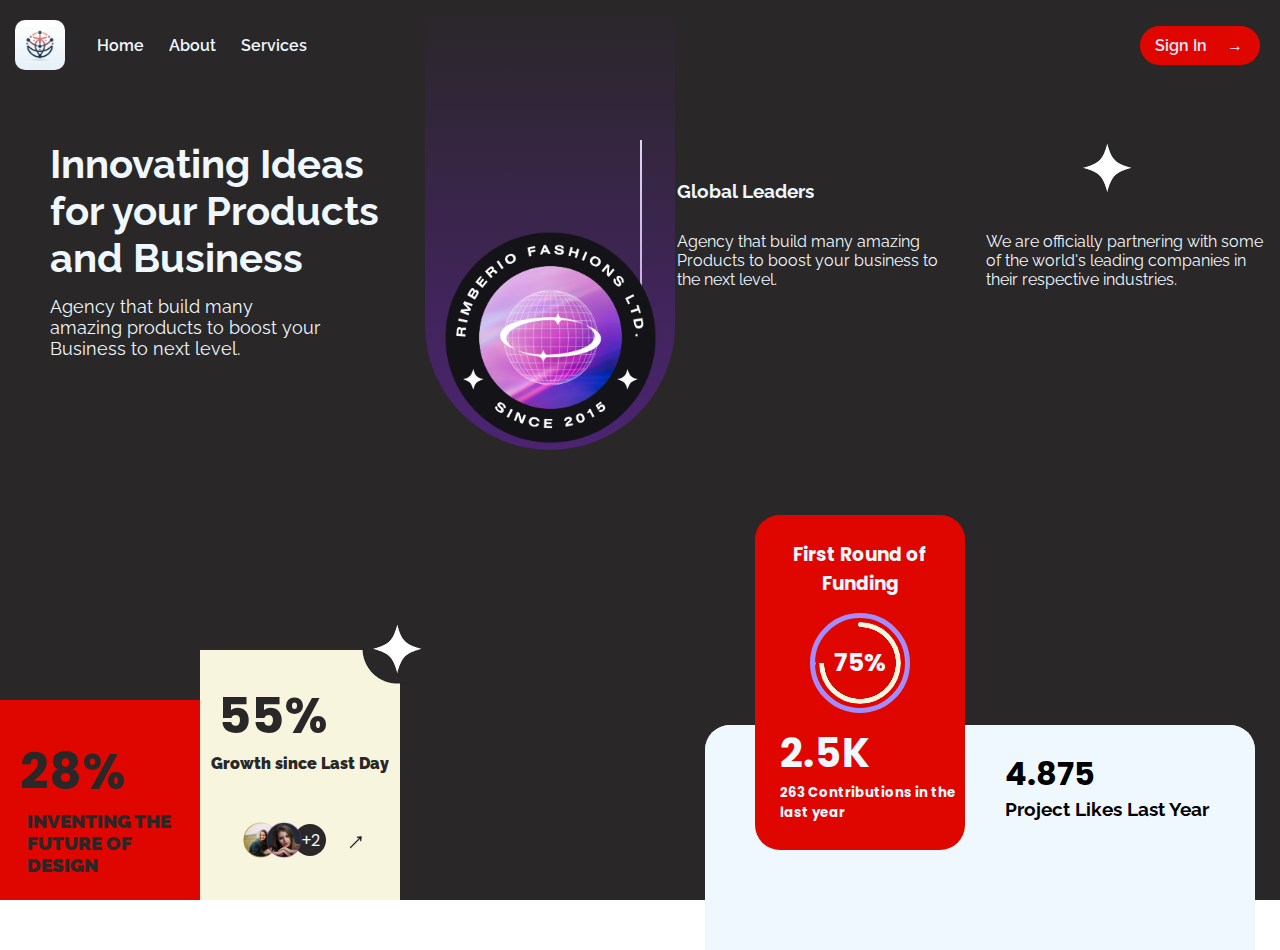
<file: Index.html>
<!DOCTYPE html>
<html lang="en">
  <head>
    <meta charset="UTF-8" />
    <meta name="viewport" content="width=device-width, initial-scale=1.0" />
    <title>OctaNet</title>
    <style>
      @import url("https://fonts.googleapis.com/css2?family=Raleway:wght@300&display=swap");
    </style>
    <style>
      @import url("https://fonts.googleapis.com/css2?family=Poppins:wght@200&display=swap");
    </style>
    <link rel="stylesheet" href="Style.css">
    <style>
      * {
        margin: 0;
        padding: 0;
        box-sizing: border-box;
        font-family: "Raleway", sans-serif;
        overflow: hidden;
      }
      .main-content {
        background-color: rgb(41, 39, 39);
        background-repeat: no-repeat;
        height: 100vh;
        width: 100vw;
      }
      .navbar {
        display: flex;
        margin-top: 20px;
        margin-left: 10px;
        margin-right: 20px;
      }
      .image {
        width: 100px;
        height: 50px;
      }
      .logoImg {
        height: 50px;
        border-radius: 10px;
        margin-left: 5px;
      }
      .navigator {
        height: 50px;
        display: flex;
        justify-content: flex-start;
        align-items: center;
        width: 500px;
      }
      .navigator a {
        text-decoration: none;
        color: aliceblue;
        margin-left: 25px;
        font-weight: 600;
      }
      .navigator a:hover {
        color: #e00600;
      }
      .login {
        width: 111vw;
        height: 50px;
        display: flex;
        justify-content: flex-end;
        align-items: center;
      }
      .login a {
        text-decoration: none;
        color: #eae6fe;
        padding: 10px 15px 10px 15px;
        background-color: #e00600;
        border-radius: 20px;
        width: 120px;
        font-weight: 600;
      }
      .txt-main {
        color: aliceblue;
        width: 50vw;
      }
      .info {
        width: 50vw;
        color: aliceblue;
        margin-top: 30px;
        border-left: 2px solid aliceblue;
        height: 25vh;
      }
      .infohead{
        display: flex;
      }
      .info img{
        width: 75px;
        height: 75px;
        animation-name: example;
        animation-duration: 7500s;
        animation-iteration-count: infinite;
        transition: linear;
        margin-left: 20vw;
        margin-top: -10px;
      }
      .txt-main h1 {
        text-align: left;
        margin-top: 30px;
        width: 350px;
        margin-left: 50px;
        font-size: 40px;
      }
      .txt-main p {
        width: 275px;
        text-align: left;
        margin-top: 15px;
        font-size: large;
        margin-left: 50px;
      }
      .halfcard {
        margin-top: 2.5rem;
        display: flex;
        width: 100vw;
        height: 40vh;
      }
      .info h3 {
        margin-left: 35px;
        margin-top: 40px;
        margin-bottom: 30px;
      }
      .infocontent {
        display: flex;
      }
      .para1 {
        margin-left: 35px;
        width: 45vh;
      }
      .para2 {
        margin-left: 25px;
        margin-right: 10px;
        width: 45vh;
      }
      .card1 {
        height: 250px;
        width: 200px;
        position: absolute;
        bottom: 0;
        left: 200px;
        background-color: #f7f5dd;
        display: flex;
        justify-content: center;
        align-items: center;
        flex-direction: column;
      }
      .card1 h1 {
        color: rgb(41, 39, 39);
        font-size: 50px;
        margin-left: -55px;
        margin-top: 0px;
        font-family: "Poppins", sans-serif;
      }
      .card1 p {
        color: rgb(41, 39, 39);
        font-weight: 900;
        margin-bottom: -60px;
      }
      .img1 {
        position: relative;
        left: 27px;
      }
      .img2 {
        z-index: 2;
      }
      .im {
        background-color: #f7f5dd;
        display: flex;
        width: 150px;
        height: 55px;
        justify-content: center;
        align-items: center;
        z-index: 2;
      }
      .circle {
        height: 32px;
        display: flex;
        font-family: "Poppins", sans-serif;
        justify-content: center;
        align-items: center;
        width: 32px;
        position: relative;
        left: -15px;
        z-index: 1;
        border-radius: 50%;
        color: aliceblue;
        background-color: rgb(41, 39, 39);
      }
      .card1 img {
        height: 50px;
        background-color: transparent;
      }
      .card1 .tiltarrow {
        width: 30px;
        display: flex;
        justify-content: center;
        align-items: center;
        transform: rotate(45deg);
        font-size: 30px;
        margin-right: 20px;
        margin-top: 10px;
        position: relative;
        left: -15px;
        z-index: 1;
      }
      .imgs {
        display: flex;
        flex-direction: row-reverse;
        margin-top: 100px;
      }
      .card2 {
        height: 200px;
        position: absolute;
        display: flex;
        justify-content: center;
        align-items: center;
        flex-direction: column;
        bottom: 0;
        left: 0;
        width: 200px;
        background-color: #e00600;
      }
      .card2 h1 {
        color: rgb(41, 39, 39);
        font-size: 50px;
        margin-left: -55px;
        margin-top: -50px;
        font-family: "Poppins", sans-serif;
      }
      .card2 h3 {
        color: rgb(41, 39, 39);
        font-weight: 900;
        margin-bottom: -60px;
        margin-left: 27px;
      }
      .pie {
        --w: 100px;
        height: 100px;
        border: 5px solid #a38dfc;
        background-color: #e00600;
        width: var(--w);
        aspect-ratio: 1;
        position: relative;
        display: inline-grid;
        place-content: center;
        margin-left: 55px;
        border-radius: 50px;
        margin-top: 15px;
        font-size: 25px;
        margin-bottom: 10px;
        font-weight: bold;
        font-family: sans-serif;
        font-family: "Poppins", sans-serif;
      }
      .pie:before {
        content: "";
        position: absolute;
        border-radius: 50%;
        inset: 0;
        margin: 4px;
        background: conic-gradient(var(--c) calc(var(--p) * 1%), #0000 0);
        -webkit-mask: radial-gradient(
          farthest-side,
          #0000 calc(99% - var(--b)),
          #000 calc(100% - var(--b))
        );
        mask: radial-gradient(
          farthest-side,
          #0000 calc(99% - var(--b)),
          #000 calc(100% - var(--b))
        );
        background: radial-gradient(farthest-side, var(--c) 98%, #0000)
            top/var(--b) var(--b) no-repeat,
          conic-gradient(var(--c) calc(var(--p) * 1%), #0000 0);
      }
      .pie:after {
        content: "";
        position: absolute;
        border-radius: 50%;
        inset: calc(50% - var(--b) / 2);
        background: var(--c);
        transform: rotate(calc(var(--p) * 3.6deg))
          translateY(calc(50% - var(--w) / 2));
      }
      .leftcard {
        position: absolute;
        height: 335px;
        width: 210px;
        bottom: 50px;
        right: 315px;
        border-radius: 25px;
        background-color: #e00600;
        z-index: 2;
      }
      .card {
        background-color: #e00600;
        color: aliceblue;
      }
      .card h3 {
        background-color: #e00600;
        margin-top: 25px;
        width: 150px;
        margin-left: 30px;
        text-align: center;
        font-family: "Poppins", sans-serif;
      }
      .card p {
        height: 100px;
        width: 100px;
        font-family: "Poppins", sans-serif;
        border: 5px solid #a38dfc;
        background-color: #e00600;
        margin-left: 55px;
        border-radius: 50px;
        margin-top: 15px;
        display: flex;
        justify-content: center;
        align-items: center;
        margin-bottom: 10px;
      }
      .card h1 {
        background-color: #e00600;
        margin-left: 25px;
        font-size: 40px;
        font-family: "Poppins", sans-serif;
      }
      .card h5 {
        background-color: #e00600;
        margin-left: 25px;
        font-family: "Poppins", sans-serif;
        margin-right: 5px;
      }
      .main-content {
        height: 100vh;
      }
      .leftwhite {
        height: 225px;
        width: 550px;
        background-color: aliceblue;
        position: absolute;
        bottom: -50px;
        right: 25px;
        z-index: 1;
        border-top-right-radius: 25px;
        border-top-left-radius: 25px;
      }
      .whcard {
        background-color: aliceblue;
      }
      .whcard h1 {
        background-color: aliceblue;
        margin-top: 25px;
        margin-left: 300px;
        font-family: "Poppins", sans-serif;
      }
      .whcard h3 {
        background-color: aliceblue;
        /* margin-top: 5px; */
        margin-left: 300px;
      }
      .element{
        position: absolute;
        bottom: 210px;
        left: 360px;
        z-index: 3;
      }
      .element img{
        width: 75px;
        height: 75px;
        animation-name: example;
        animation-duration: 7500s;
        animation-iteration-count: infinite;
        transition: linear;
      }
      .bgredcircle{
        height: 225px;
        width: 225px;
        background-color: rgb(41, 39, 39);
        position: absolute;
        left: 375px;
        top: 325px;
        border-radius: 150px;
        margin-left: 12.5px;
        z-index: 2;
      }
      .rotateImg img{
        height: 225px;
        width: 225px;
        animation-name: example;
        animation-duration: 30000s;
        animation-iteration-count: infinite;
        transition: linear;
      }
      .rotateImg{
        position: absolute;
        left: 425px;
        top: 225px;
        border-radius: 150px;
        margin-left: 12.5px;
        z-index: 2;
      }
      .bgredstrip{
        height: 450px;
        z-index: 1;
        width: 250px;
        background: linear-gradient(to top ,#6c20b984, #e0070000);
        position: absolute;
        left: 425px;
        top: 0px;
        border-bottom-left-radius: 500px;
        border-bottom-right-radius: 500px;
      }
      @keyframes example {
        from {
          transform: rotate(0deg);
        }
        to {
          transform: rotate(360000deg);
        }
      }
    </style>
  </head>
  <body>
    <div class="main-content">
      <div class="navbar">
        <div class="image">
          <img
            class="logoImg"
            src="./_7cd493e2-895f-4204-83fb-90a2a6723ba6.jpg"
            alt="Logo"
          />
        </div>
        <div class="navigator">
          <a href="#">Home</a><a href="#">About</a><a href="#">Services</a>
        </div>
        <div class="login">
          <a class="sign" href="#">Sign In &nbsp; &nbsp; &rarr;</a>
        </div>
      </div>
      <div class="halfcard">
        <div class="txt-main">
          <h1>Innovating Ideas for your Products and Business</h1>
          <p>
            Agency that build many amazing products to boost your Business to
            next level.
          </p>
        </div>
        <div class="info">
          <div class="infohead">
            <h3>Global Leaders</h3>
            <img src="./Star.png" alt="Spiral">
          </div>
            <div class="infocontent">
            <div class="para1">
              Agency that build many amazing Products to boost your business to
              the next level.
            </div>
            <div class="para2">
              We are officially partnering with some of the world's leading
              companies in their respective industries.
            </div>
          </div>
        </div>
      </div>
      <div class="element">
        <img src="./Star.png" alt="Spiral">
      </div>
      <div class="card1">
        <h1>55%</h1>
        <p>Growth since Last Day</p>
        <div class="imgs">
          <div class="tiltarrow">
            <img
              src="./Blue and White Arrow Utilitarian Directional Business Floor Decal.png"
              alt="Arrow"
            />
          </div>
          <div class="im">
            <img
              class="img1"
              src="./Black and Gold Elegant Facebook Profile Picture (1).png"
              alt="Img1"
            /><img
              class="img2"
              src="./Purple Abstract Circle Frame Facebook Profile Picture.png"
              alt="Img2"
            />
            <div class="circle">+2</div>
          </div>
        </div>
      </div>
      <div class="card2">
        <h1>28%</h1>
        <h3>INVENTING THE FUTURE OF DESIGN</h3>
      </div>
      <div class="leftcard">
        <div class="card">
          <h3>First Round of Funding</h3>
          <div class="pie animate" style="--p: 75; --b: 5px; --c: #f7f5dd">
            75%
          </div>
          <h1>2.5K</h1>
          <h5>263 Contributions in the last year</h5>
        </div>
      </div>
      <div class="leftwhite">
        <div class="whcard">
          <h1>4.875</h1>
          <h3>Project Likes Last Year</h3>
        </div>
      </div>
      <!-- <div class="bgredcircle"></div> -->
      <div class="bgredstrip"></div>
      <div class="rotateImg">
        <img src="./Black Circle Fashion Store Sticker.png" alt="Circle" />
      </div>
    </div>
  </body>
</html>
</file>
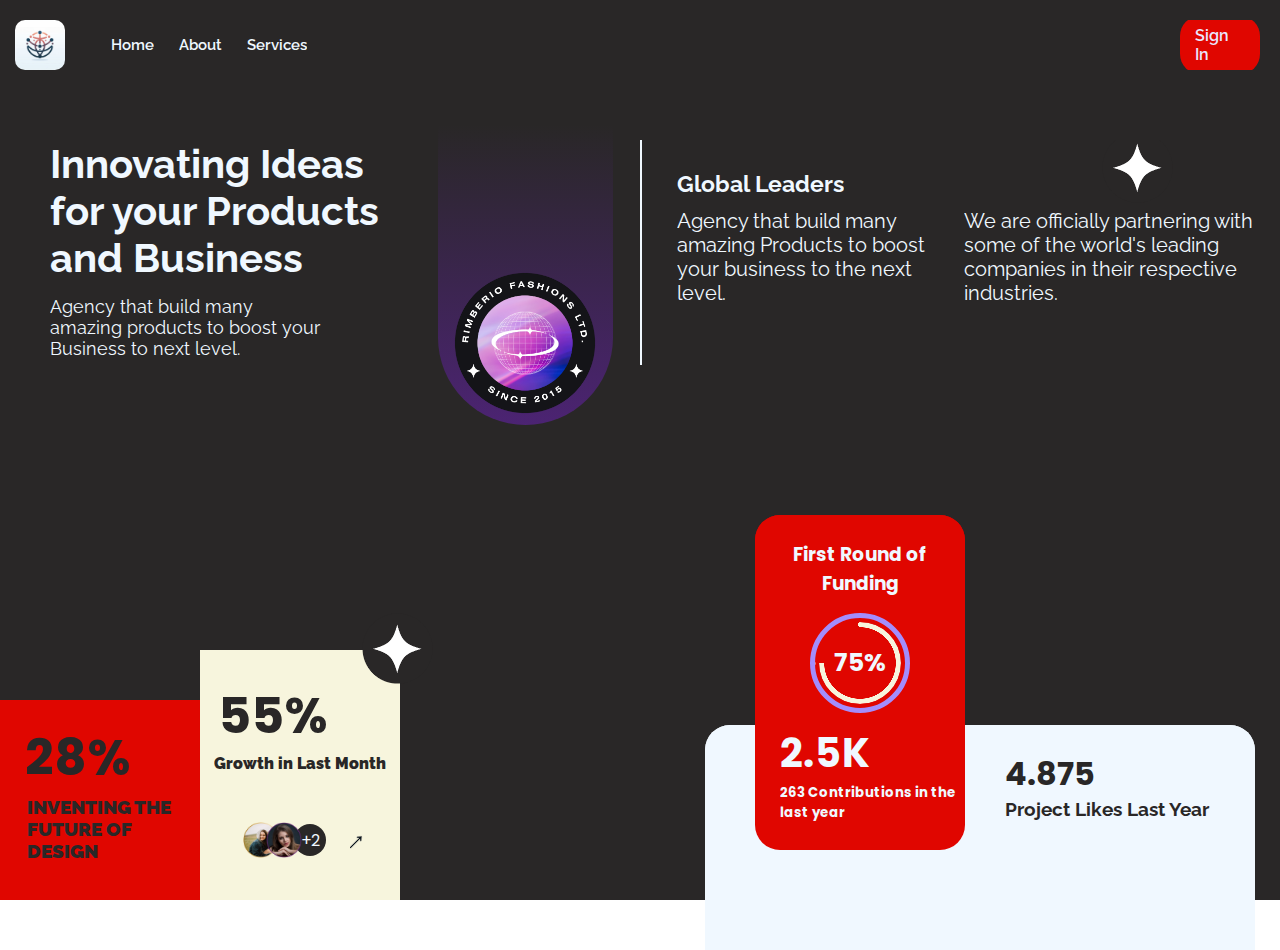
<file: Landing Page/Index.html>
<!DOCTYPE html>
<html lang="en">
  <head>
    <meta charset="UTF-8" />
    <meta name="viewport" content="width=device-width, initial-scale=1.0" />
    <title>OctaNet(Landing Page)</title>
    <style>
      @import url("https://fonts.googleapis.com/css2?family=Raleway:wght@300&display=swap");
    </style>
    <style>
      @import url("https://fonts.googleapis.com/css2?family=Poppins:wght@200&display=swap");
    </style>
    <link rel="stylesheet" href="Style.css" />
    <style>
      * {
        margin: 0;
        padding: 0;
        box-sizing: border-box;
        font-family: "Raleway", sans-serif;
        overflow: hidden;
      }
      .main-content {
        background-color: rgb(41, 39, 39);
        background-repeat: no-repeat;
        height: 100vh;
        width: 100vw;
      }
      .navbar {
        display: flex;
        margin-top: 20px;
        margin-left: 10px;
        margin-right: 20px;
      }
      .image {
        width: 125px;
        height: 50px;
      }
      .logoImg {
        height: 50px;
        border-radius: 10px;
        margin-left: 5px;
      }
      .navigator {
        height: 50px;
        display: flex;
        justify-content: flex-start;
        align-items: center;
        width: 500px;
      }
      .navigator a {
        text-decoration: none;
        color: aliceblue;
        margin-left: 25px;
        font-weight: 600;
      }
      .navigator a:hover {
        color: #e00600;
      }
      .login {
        width: 111vw;
        height: 50px;
        display: flex;
        justify-content: flex-end;
        align-items: center;
      }
      .login a {
        text-decoration: none;
        color: #eae6fe;
        padding: 10px 15px 10px 15px;
        background-color: #e00600;
        border-radius: 20px;
        width: 80px;
        font-weight: 600;
      }
      .txt-main {
        color: aliceblue;
        width: 50vw;
      }
      .info {
        width: 50vw;
        color: aliceblue;
        margin-top: 30px;
        border-left: 2px solid aliceblue;
        height: 25vh;
      }
      .infohead {
        display: flex;
      }
      .info img {
        width: 75px;
        height: 75px;
        animation-name: example;
        animation-duration: 7500s;
        animation-iteration-count: infinite;
        transition: linear;
        margin-left: 20vw;
        margin-top: -10px;
      }
      .txt-main h1 {
        text-align: left;
        margin-top: 30px;
        width: 350px;
        margin-left: 50px;
        font-size: 40px;
      }
      .txt-main p {
        width: 275px;
        text-align: left;
        margin-top: 15px;
        font-size: large;
        margin-left: 50px;
      }
      .halfcard {
        margin-top: 2.5rem;
        display: flex;
        width: 100vw;
        height: 40vh;
      }
      .info h3 {
        margin-left: 35px;
        margin-top: 30px;
        margin-bottom: 12px;
      }
      .infocontent {
        display: flex;
      }
      .para1 {
        /* margin-top: 10px; */
        margin-left: 35px;
        /* width: 45vh; */
      }
      .para2 {
        /* margin-top: 10px; */
        margin-left: 35px;
        margin-right: 10px;
        /* width: 45vh; */
      }
      .card1 {
        height: 250px;
        width: 200px;
        position: absolute;
        bottom: 0;
        left: 200px;
        background-color: #f7f5dd;
        display: flex;
        justify-content: center;
        align-items: center;
        flex-direction: column;
      }
      .card1 h1 {
        color: rgb(41, 39, 39);
        font-size: 50px;
        margin-left: -55px;
        margin-top: 0px;
        font-family: "Poppins", sans-serif;
      }
      .card1 p {
        color: rgb(41, 39, 39);
        font-weight: 900;
        margin-bottom: -60px;
      }
      .img1 {
        position: relative;
        left: 27px;
      }
      .img2 {
        z-index: 2;
      }
      .im {
        background-color: #f7f5dd;
        display: flex;
        width: 150px;
        height: 55px;
        justify-content: center;
        align-items: center;
        z-index: 2;
      }
      .circle {
        height: 32px;
        display: flex;
        font-family: "Poppins", sans-serif;
        justify-content: center;
        align-items: center;
        width: 32px;
        position: relative;
        left: -15px;
        z-index: 1;
        border-radius: 50%;
        color: aliceblue;
        background-color: rgb(41, 39, 39);
      }
      .card1 img {
        height: 50px;
        background-color: transparent;
      }
      .card1 .tiltarrow {
        width: 30px;
        display: flex;
        justify-content: center;
        align-items: center;
        transform: rotate(45deg);
        font-size: 30px;
        margin-right: 20px;
        margin-top: 10px;
        position: relative;
        left: -15px;
        z-index: 1;
      }
      .imgs {
        display: flex;
        flex-direction: row-reverse;
        margin-top: 100px;
      }
      .card2 {
        height: 200px;
        position: absolute;
        display: flex;
        justify-content: center;
        align-items: center;
        flex-direction: column;
        bottom: 0;
        left: 0;
        width: 200px;
        background-color: #e00600;
      }
      .card2 h1 {
        color: rgb(41, 39, 39);
        font-size: 50px;
        margin-left: -55px;
        margin-top: -50px;
        font-family: "Poppins", sans-serif;
      }
      .card2 h3 {
        color: rgb(41, 39, 39);
        font-weight: 900;
        margin-bottom: -60px;
        margin-left: 27px;
        font-size: 19px;
      }
      .pie {
        --w: 100px;
        height: 100px;
        border: 5px solid #a38dfc;
        background-color: #e00600;
        width: var(--w);
        aspect-ratio: 1;
        position: relative;
        display: inline-grid;
        place-content: center;
        margin-left: 55px;
        border-radius: 50px;
        margin-top: 15px;
        font-size: 25px;
        margin-bottom: 10px;
        font-weight: bold;
        font-family: sans-serif;
        font-family: "Poppins", sans-serif;
      }
      .pie:before {
        content: "";
        position: absolute;
        border-radius: 50%;
        inset: 0;
        margin: 4px;
        background: conic-gradient(var(--c) calc(var(--p) * 1%), #0000 0);
        -webkit-mask: radial-gradient(
          farthest-side,
          #0000 calc(99% - var(--b)),
          #000 calc(100% - var(--b))
        );
        mask: radial-gradient(
          farthest-side,
          #0000 calc(99% - var(--b)),
          #000 calc(100% - var(--b))
        );
        background: radial-gradient(farthest-side, var(--c) 98%, #0000)
            top/var(--b) var(--b) no-repeat,
          conic-gradient(var(--c) calc(var(--p) * 1%), #0000 0);
      }
      .pie:after {
        content: "";
        position: absolute;
        border-radius: 50%;
        inset: calc(50% - var(--b) / 2);
        background: var(--c);
        transform: rotate(calc(var(--p) * 3.6deg))
          translateY(calc(50% - var(--w) / 2));
      }
      .leftcard {
        position: absolute;
        height: 335px;
        width: 210px;
        bottom: 50px;
        right: 315px;
        border-radius: 25px;
        background-color: #e00600;
        z-index: 2;
      }
      .card {
        background-color: #e00600;
        color: aliceblue;
      }
      .card h3 {
        background-color: #e00600;
        margin-top: 25px;
        width: 150px;
        margin-left: 30px;
        text-align: center;
        font-family: "Poppins", sans-serif;
      }
      .card p {
        height: 100px;
        width: 100px;
        font-family: "Poppins", sans-serif;
        border: 5px solid #a38dfc;
        background-color: #e00600;
        margin-left: 55px;
        border-radius: 50px;
        margin-top: 15px;
        display: flex;
        justify-content: center;
        align-items: center;
        margin-bottom: 10px;
      }
      .card h1 {
        background-color: #e00600;
        margin-left: 25px;
        font-size: 40px;
        font-family: "Poppins", sans-serif;
      }
      .card h5 {
        background-color: #e00600;
        margin-left: 25px;
        font-family: "Poppins", sans-serif;
        margin-right: 5px;
      }
      .main-content {
        height: 100vh;
      }
      .leftwhite {
        height: 225px;
        width: 550px;
        background-color: aliceblue;
        position: absolute;
        bottom: -50px;
        right: 25px;
        z-index: 1;
        border-top-right-radius: 25px;
        border-top-left-radius: 25px;
      }
      .whcard {
        background-color: aliceblue;
      }
      .whcard h1 {
        background-color: aliceblue;
        color: rgb(41, 39, 39);
        margin-top: 25px;
        margin-left: 300px;
        font-family: "Poppins", sans-serif;
      }
      .whcard h3 {
        background-color: aliceblue;
        /* margin-top: 5px; */
        margin-left: 300px;
        color: rgb(41, 39, 39);
      }
      .element {
        position: absolute;
        bottom: 210px;
        left: 360px;
        z-index: 3;
      }
      .element img {
        width: 75px;
        height: 75px;
        animation-name: example;
        animation-duration: 7500s;
        animation-iteration-count: infinite;
        transition: linear;
      }
      .bgredcircle {
        height: 225px;
        width: 225px;
        background-color: rgb(41, 39, 39);
        position: absolute;
        left: 375px;
        top: 325px;
        border-radius: 150px;
        margin-left: 12.5px;
        z-index: 2;
      }
      .rotateImg img {
        height: 150px;
        width: 150px;
        animation-name: example;
        animation-duration: 30000s;
        animation-iteration-count: infinite;
        transition: linear;
      }
      .rotateImg {
        position: absolute;
        left: 437.5px;
        top: 266.5px;
        border-radius: 150px;
        margin-left: 12.5px;
        z-index: 2;
      }
      .bgredstrip {
        height: 300px;
        z-index: 1;
        width: 175px;
        background: linear-gradient(to top, #6c20b984, #e0070000);
        position: absolute;
        left: 437.5px;
        top: 125px;
        border-bottom-left-radius: 500px;
        border-bottom-right-radius: 500px;
      }
      @keyframes example {
        from {
          transform: rotate(0deg);
        }
        to {
          transform: rotate(360000deg);
        }
      }
      @media (min-width: 170px) {
        .leftcard {
          bottom: 10px;
          right: 15px;
          display: none;
        }
        .info img {
          display: none;
        }
        .info {
          display: none;
        }
        .card1 {
          height: 175px;
          left: 0;
          border-top-right-radius: 20px;
        }
        .element {
          bottom: 50px;
        }
        .card2 {
          height: 125px;
          display: none;
        }
        .card2 h1 {
          font-size: 30px;
          margin-left: 25px;
          margin-top: 20px;
        }
        .card2 h3 {
          font-size: 12px;
        }
        .halfcard {
          margin-top: -3rem;
        }
        .bgredstrip {
          background: transparent;
          display: none;
        }
        .rotateImg {
          position: relative;
          top: -50px;
          left: 50vw;
          margin-left: -25px;
        }
        .rotateImg img {
          margin-top: 15px;
          height: 100px;
          width: 100px;
        }
        .leftwhite {
          background: transparent;
          display: none;
        }
        .whcard {
          background: transparent;
        }
        .whcard h1 {
          background-color: transparent;
        }
        .whcard h3 {
          background-color: transparent;
        }
        .info {
          font-size: 8px;
        }
        .txt-main h1 {
          font-size: 18px;
        }
        .txt-main p {
          font-size: small;
          margin-left: -25px;
          margin-top: 5px;
        }
        .txt-main {
          width: 100vw;
          display: flex;
          justify-content: center;
          align-items: center;
          flex-direction: column;
        }
        .info {
          font-size: 12px;
        }
        .txt-main h1 {
          font-size: 25px;
        }
        .txt-main p {
          font-size: medium;
        }
        .image {
          width: 200px;
        }
        .element {
          left: 240px;
        }
        .navigator a{
          font-size: 10px;
          margin-left: 16px;
        }
        .navigator{
          width: 600px;
        }
      }
      @media (min-width: 576px) {
        .halfcard {
          margin-top: 1rem;
        }
        .image {
          width: 125px;
        }
        .rotateImg img {
          height: 100px;
          width: 100px;
        }
        .rotateImg {
          margin-left: -50px;
        }
        .card1 {
          left: 200px;
          border-top-right-radius: 0px;
        }
        .element {
          display: block;
          left: 360px;
          bottom: 135px;
        }
        .navigator a{
          font-size: 15px;
          margin-left: 25px;
        }
        .navigator{
          width: 500px;
        }
        .card2 {
          display: block;
        }
        .txt-main p {
          margin-top: 15px;
        }
      }
      @media (min-width: 768px) {
        .leftcard {
          display: block;
        }
        .info img {
          display: block;
        }
        .txt-main {
          width: 50vw;
          display: block;
        }
        .txt-main p {
          margin-left: 50px;
        }
        .info {
          display: block;
        }
      }
      @media (min-width: 992px) {
        .leftcard {
          bottom: 50px;
          right: 315px;
        }
        .card2 {
          height: 200px;
        }
        .card2 h1 {
          font-size: 50px;
          margin-left: 25px;
          margin-top: 20px;
        }
        .card2 h3 {
          font-size: 19px;
        }
        .card1 {
          height: 250px;
        }
        .element {
          bottom: 210px;
        }
        .bgredstrip {
          width: 150px;
          left: 375px;
          display: block;
          background: linear-gradient(to top, #6c20b984, #e0070000);
        }
        .leftwhite {
          background: aliceblue;
          display: block;
        }
        .whcard {
          background: aliceblue;
        }
        .whcard h1 {
          background-color: aliceblue;
        }
        .whcard h3 {
          background-color: aliceblue;
        }
        .rotateImg img {
          height: 125px;
          width: 125px;
        }
        .rotateImg {
          margin-left: 0;
          left: 387.5px;
          top: 282.5px;
          position: absolute;
        }
        .txt-main {
          width: 60vw;
        }
        .txt-main h1 {
          font-size: 40px;
        }
        .txt-main p {
          font-size: large;
        }
        .halfcard {
          margin-top: 2.5rem;
        }
      }
      @media (min-width: 1250px) {
        .bgredstrip {
          width: 175px;
          left: 437.5px;
        }
        .info {
          font-size: 20px;
        }
        .rotateImg img {
          height: 150px;
          width: 150px;
        }
        .rotateImg {
          left: 450px;
          top: 252.5px;
        }
        .txt-main {
          width: 50vw;
        }
      }
      @media (min-width: 1400px) {
      }
    </style>
  </head>
  <body>
    <div class="main-content">
      <div class="navbar">
        <div class="image">
          <img
            class="logoImg"
            src="./_7cd493e2-895f-4204-83fb-90a2a6723ba6.jpg"
            alt="Logo"
          />
        </div>
        <div class="navigator">
          <a href="#">Home</a><a href="#">About</a><a href="#">Services</a>
        </div>
        <div class="login">
          <a class="sign" href="#">Sign In</a>
        </div>
      </div>
      <div class="halfcard">
        <div class="txt-main">
          <h1>Innovating Ideas for your Products and Business</h1>
          <p>
            Agency that build many amazing products to boost your Business to
            next level.
          </p>
        </div>
        <div class="info">
          <div class="infohead">
            <h3>Global Leaders</h3>
            <img src="./Star.png" alt="Spiral" />
          </div>
          <div class="infocontent">
            <div class="para1">
              Agency that build many amazing Products to boost your business to
              the next level.
            </div>
            <div class="para2">
              We are officially partnering with some of the world's leading
              companies in their respective industries.
            </div>
          </div>
        </div>
      </div>
      <div class="element">
        <img src="./Star.png" alt="Spiral" />
      </div>
      <div class="card1">
        <h1>55%</h1>
        <p>Growth in Last Month</p>
        <div class="imgs">
          <div class="tiltarrow">
            <img
              src="./Blue and White Arrow Utilitarian Directional Business Floor Decal.png"
              alt="Arrow"
            />
          </div>
          <div class="im">
            <img
              class="img1"
              src="./Black and Gold Elegant Facebook Profile Picture (1).png"
              alt="Img1"
            /><img
              class="img2"
              src="./Purple Abstract Circle Frame Facebook Profile Picture.png"
              alt="Img2"
            />
            <div class="circle">+2</div>
          </div>
        </div>
      </div>
      <div class="card2">
        <h1>28%</h1>
        <h3>INVENTING THE FUTURE OF DESIGN</h3>
      </div>
      <div class="leftcard">
        <div class="card">
          <h3>First Round of Funding</h3>
          <div class="pie animate" style="--p: 75; --b: 5px; --c: #f7f5dd">
            75%
          </div>
          <h1>2.5K</h1>
          <h5>263 Contributions in the last year</h5>
        </div>
      </div>
      <div class="leftwhite">
        <div class="whcard">
          <h1>4.875</h1>
          <h3>Project Likes Last Year</h3>
        </div>
      </div>
      <!-- <div class="bgredcircle"></div> -->
      <div class="bgredstrip"></div>
      <div class="rotateImg">
        <img src="./Black Circle Fashion Store Sticker.png" alt="Circle" />
      </div>
    </div>
  </body>
</html>
</file>
<file: Style.css>
@property --p {
    syntax: "<number>";
    inherits: true;
    initial-value: 0;
}

@keyframes p {
    from {
        --p: 0;
    }
}

.animate {
    animation: p 1.5s 3s both;
}
</file>
<file: Landing Page/Style.css>
@property --p {
    syntax: "<number>";
    inherits: true;
    initial-value: 0;
}

@keyframes p {
    from {
        --p: 0;
    }
}

.animate {
    animation: p 1.5s 3s both;
}
</file>
